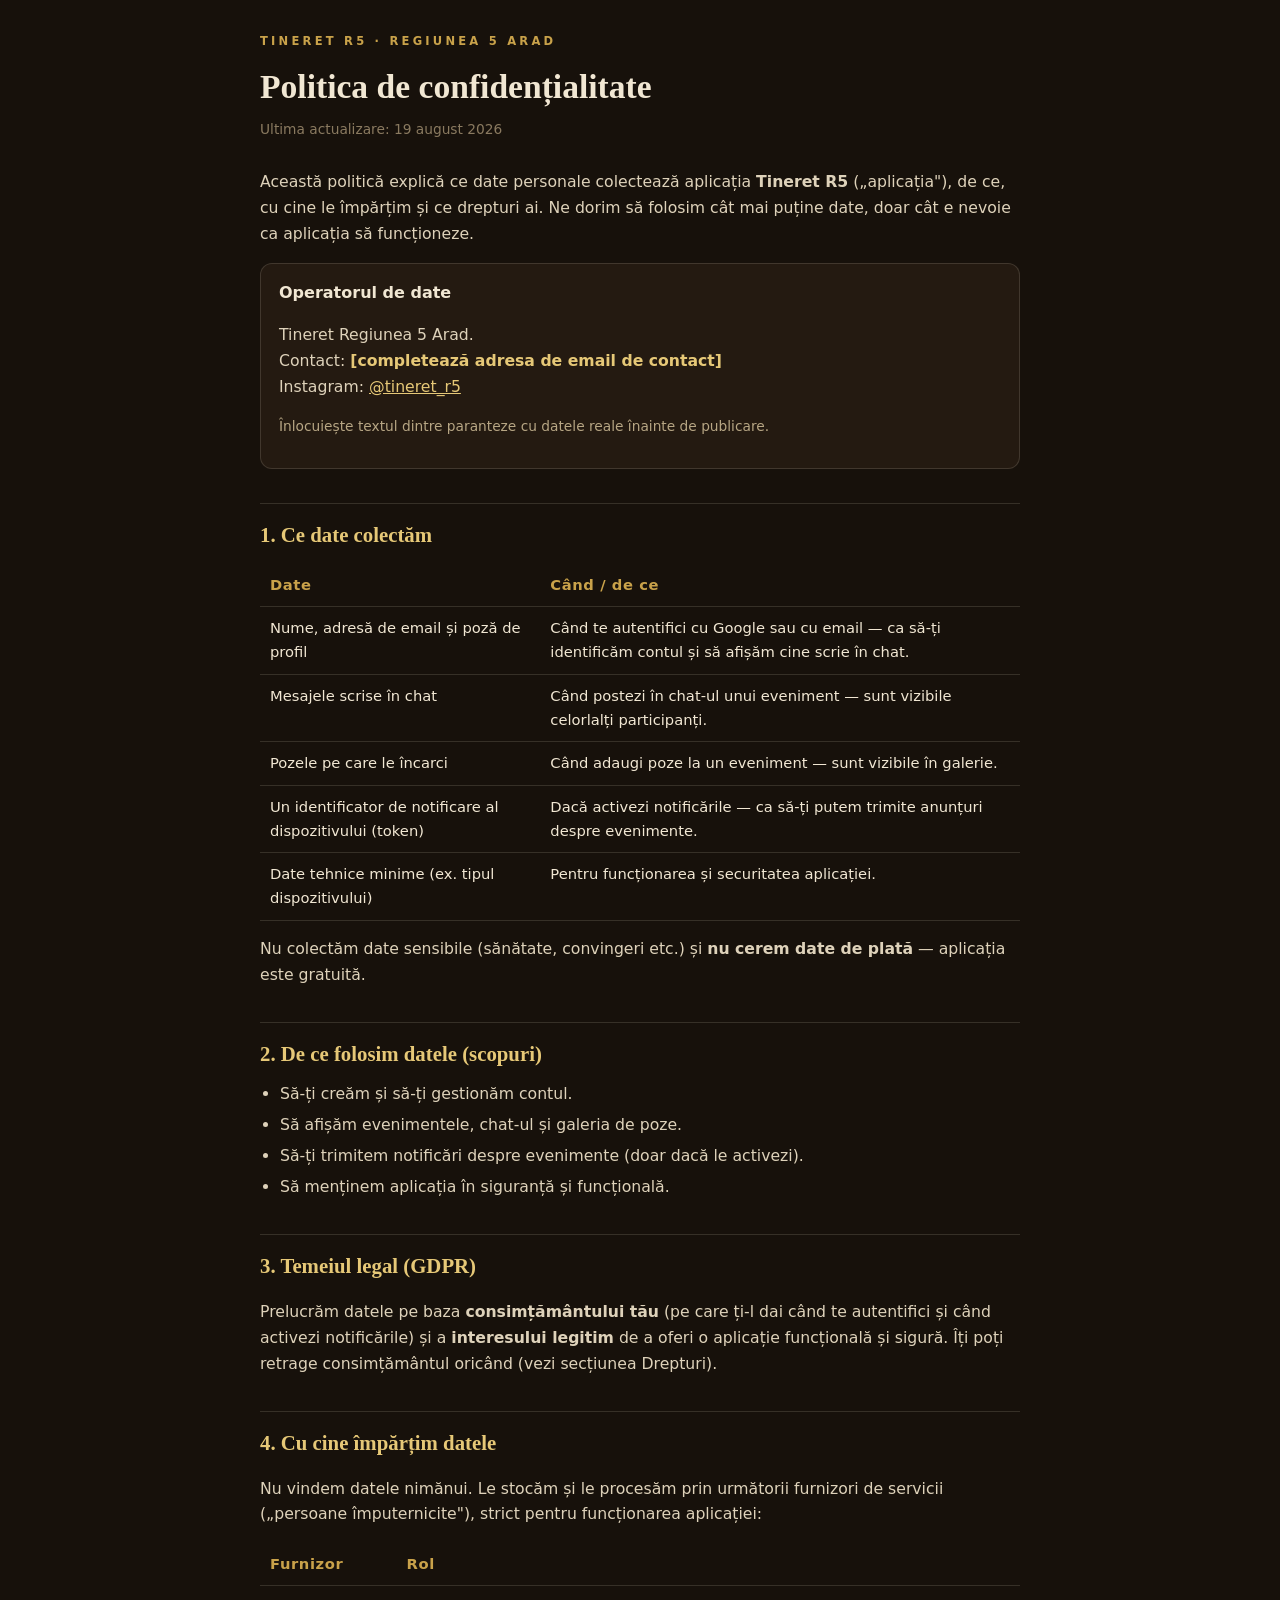
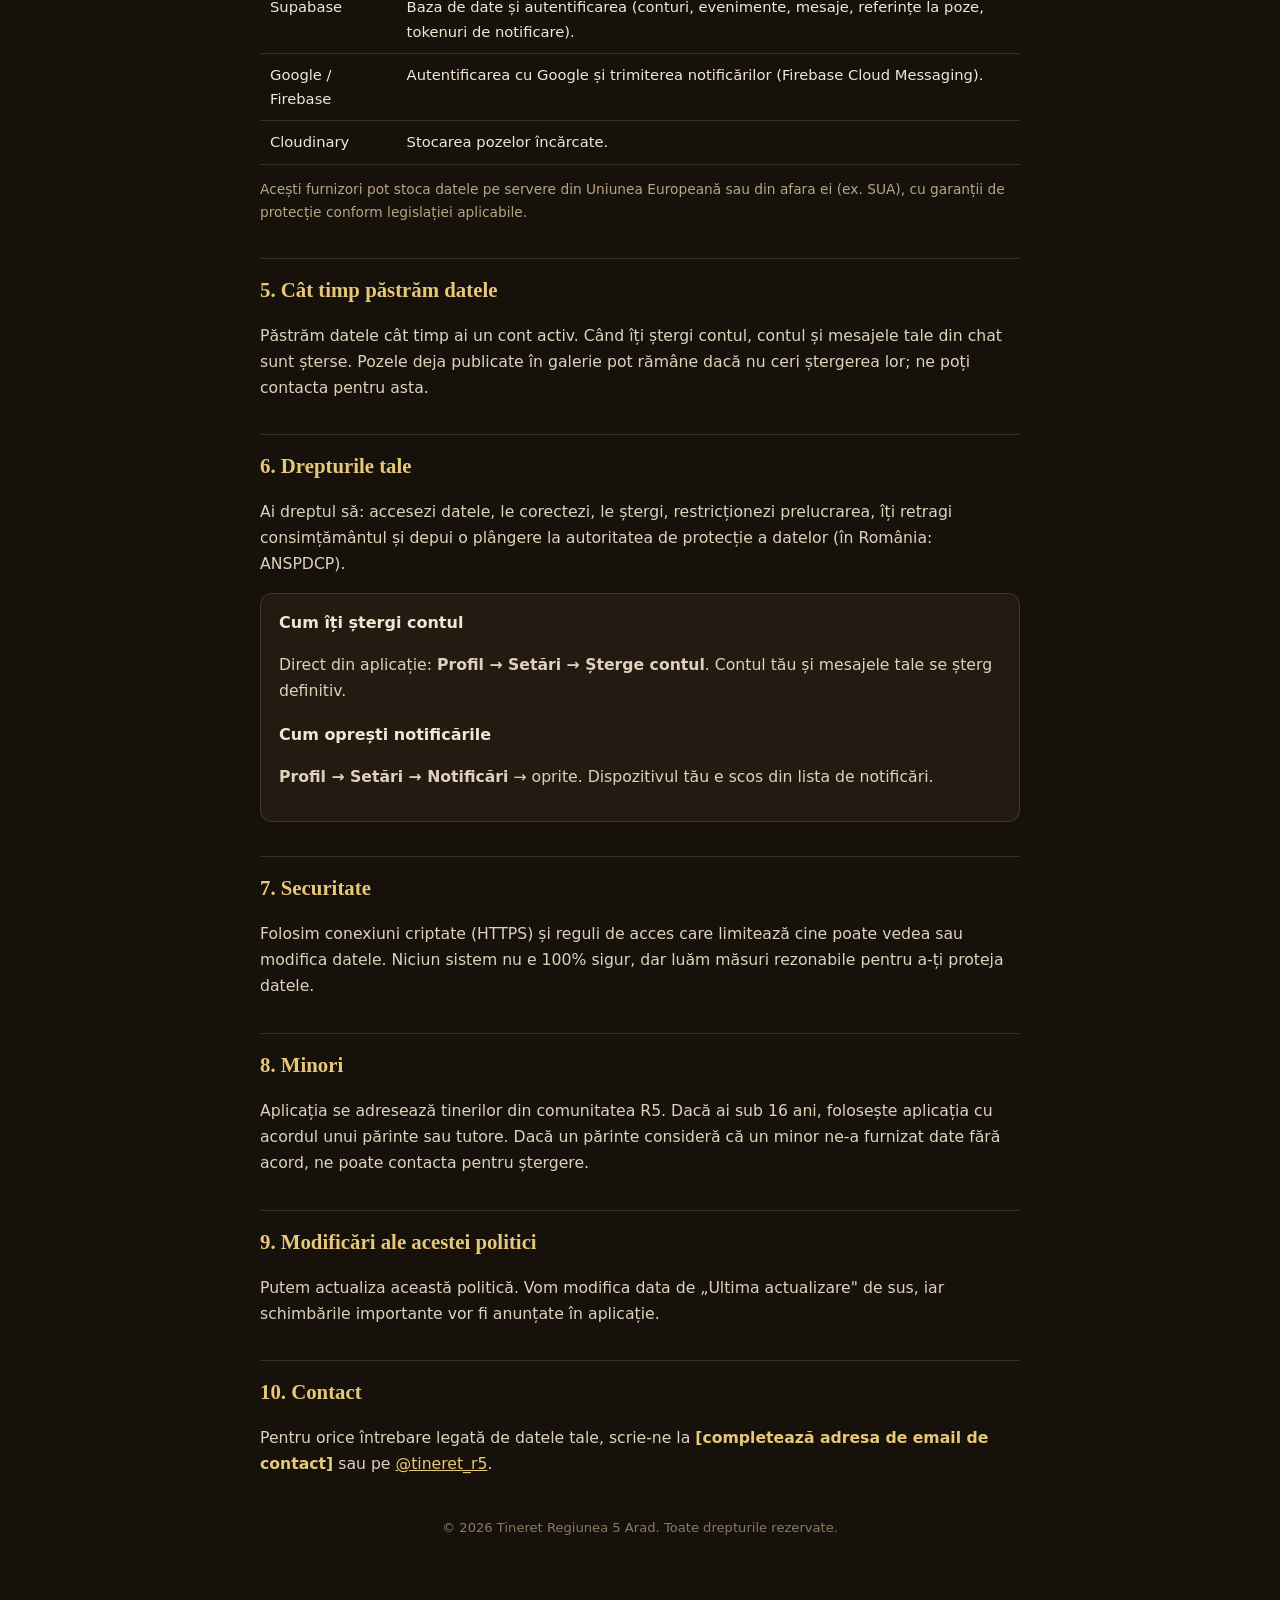
<file: r5-app/privacy.html>
<!DOCTYPE html>
<html lang="ro">
<head>
<meta charset="UTF-8" />
<meta name="viewport" content="width=device-width, initial-scale=1" />
<title>Politica de confidențialitate — Tineret R5</title>
<style>
  :root{
    --paper:#17110b;--paper-2:#1e1610;--card:#241a11;--cream:#f1e7d3;--sand:#b7a684;
    --dim:#8a7a60;--gold:#c9a24a;--gold-2:#e6c877;--line:rgba(241,231,211,.14);
  }
  *{box-sizing:border-box}
  html,body{margin:0;padding:0}
  body{
    background:var(--paper);color:var(--cream);
    font-family:-apple-system,BlinkMacSystemFont,"Segoe UI",Inter,system-ui,sans-serif;
    line-height:1.65;padding:32px 20px 80px;
  }
  .wrap{max-width:760px;margin:0 auto}
  .kicker{font-size:.72rem;letter-spacing:.28em;text-transform:uppercase;color:var(--gold);font-weight:600}
  h1{font-family:Georgia,"Times New Roman",serif;font-size:2.1rem;margin:8px 0 4px;color:var(--cream)}
  .updated{color:var(--dim);font-size:.86rem;margin-bottom:28px}
  h2{font-family:Georgia,serif;font-size:1.3rem;color:var(--gold-2);margin:34px 0 10px;padding-top:14px;border-top:1px solid var(--line)}
  h3{font-size:1rem;color:var(--cream);margin:18px 0 4px}
  p,li{color:#ded2ba;font-size:.98rem}
  a{color:var(--gold-2)}
  ul{padding-left:20px;margin:8px 0}
  li{margin:5px 0}
  .box{background:var(--card);border:1px solid var(--line);border-radius:12px;padding:16px 18px;margin:16px 0}
  table{width:100%;border-collapse:collapse;margin:12px 0;font-size:.92rem}
  th,td{text-align:left;padding:9px 10px;border-bottom:1px solid var(--line);vertical-align:top}
  th{color:var(--gold);font-weight:600;letter-spacing:.04em}
  .note{color:var(--sand);font-size:.86rem}
  .fill{color:var(--gold-2);font-weight:600}
  footer{margin-top:40px;color:var(--dim);font-size:.82rem;text-align:center}
</style>
</head>
<body>
<div class="wrap">
  <div class="kicker">Tineret R5 · Regiunea 5 Arad</div>
  <h1>Politica de confidențialitate</h1>
  <div class="updated">Ultima actualizare: 19 august 2026</div>

  <p>Această politică explică ce date personale colectează aplicația <strong>Tineret R5</strong> („aplicația"), de ce, cu cine le împărțim și ce drepturi ai. Ne dorim să folosim cât mai puține date, doar cât e nevoie ca aplicația să funcționeze.</p>

  <div class="box">
    <h3 style="margin-top:0">Operatorul de date</h3>
    <p>Tineret Regiunea 5 Arad.<br>
    Contact: <span class="fill">[completează adresa de email de contact]</span><br>
    Instagram: <a href="https://instagram.com/tineret_r5">@tineret_r5</a></p>
    <p class="note">Înlocuiește textul dintre paranteze cu datele reale înainte de publicare.</p>
  </div>

  <h2>1. Ce date colectăm</h2>
  <table>
    <tr><th>Date</th><th>Când / de ce</th></tr>
    <tr><td>Nume, adresă de email și poză de profil</td><td>Când te autentifici cu Google sau cu email — ca să-ți identificăm contul și să afișăm cine scrie în chat.</td></tr>
    <tr><td>Mesajele scrise în chat</td><td>Când postezi în chat-ul unui eveniment — sunt vizibile celorlalți participanți.</td></tr>
    <tr><td>Pozele pe care le încarci</td><td>Când adaugi poze la un eveniment — sunt vizibile în galerie.</td></tr>
    <tr><td>Un identificator de notificare al dispozitivului (token)</td><td>Dacă activezi notificările — ca să-ți putem trimite anunțuri despre evenimente.</td></tr>
    <tr><td>Date tehnice minime (ex. tipul dispozitivului)</td><td>Pentru funcționarea și securitatea aplicației.</td></tr>
  </table>
  <p>Nu colectăm date sensibile (sănătate, convingeri etc.) și <strong>nu cerem date de plată</strong> — aplicația este gratuită.</p>

  <h2>2. De ce folosim datele (scopuri)</h2>
  <ul>
    <li>Să-ți creăm și să-ți gestionăm contul.</li>
    <li>Să afișăm evenimentele, chat-ul și galeria de poze.</li>
    <li>Să-ți trimitem notificări despre evenimente (doar dacă le activezi).</li>
    <li>Să menținem aplicația în siguranță și funcțională.</li>
  </ul>

  <h2>3. Temeiul legal (GDPR)</h2>
  <p>Prelucrăm datele pe baza <strong>consimțământului tău</strong> (pe care ți-l dai când te autentifici și când activezi notificările) și a <strong>interesului legitim</strong> de a oferi o aplicație funcțională și sigură. Îți poți retrage consimțământul oricând (vezi secțiunea Drepturi).</p>

  <h2>4. Cu cine împărțim datele</h2>
  <p>Nu vindem datele nimănui. Le stocăm și le procesăm prin următorii furnizori de servicii („persoane împuternicite"), strict pentru funcționarea aplicației:</p>
  <table>
    <tr><th>Furnizor</th><th>Rol</th></tr>
    <tr><td>Supabase</td><td>Baza de date și autentificarea (conturi, evenimente, mesaje, referințe la poze, tokenuri de notificare).</td></tr>
    <tr><td>Google / Firebase</td><td>Autentificarea cu Google și trimiterea notificărilor (Firebase Cloud Messaging).</td></tr>
    <tr><td>Cloudinary</td><td>Stocarea pozelor încărcate.</td></tr>
  </table>
  <p class="note">Acești furnizori pot stoca datele pe servere din Uniunea Europeană sau din afara ei (ex. SUA), cu garanții de protecție conform legislației aplicabile.</p>

  <h2>5. Cât timp păstrăm datele</h2>
  <p>Păstrăm datele cât timp ai un cont activ. Când îți ștergi contul, contul și mesajele tale din chat sunt șterse. Pozele deja publicate în galerie pot rămâne dacă nu ceri ștergerea lor; ne poți contacta pentru asta.</p>

  <h2>6. Drepturile tale</h2>
  <p>Ai dreptul să: accesezi datele, le corectezi, le ștergi, restricționezi prelucrarea, îți retragi consimțământul și depui o plângere la autoritatea de protecție a datelor (în România: ANSPDCP).</p>
  <div class="box">
    <h3 style="margin-top:0">Cum îți ștergi contul</h3>
    <p>Direct din aplicație: <strong>Profil → Setări → Șterge contul</strong>. Contul tău și mesajele tale se șterg definitiv.</p>
    <h3>Cum oprești notificările</h3>
    <p><strong>Profil → Setări → Notificări</strong> → oprite. Dispozitivul tău e scos din lista de notificări.</p>
  </div>

  <h2>7. Securitate</h2>
  <p>Folosim conexiuni criptate (HTTPS) și reguli de acces care limitează cine poate vedea sau modifica datele. Niciun sistem nu e 100% sigur, dar luăm măsuri rezonabile pentru a-ți proteja datele.</p>

  <h2>8. Minori</h2>
  <p>Aplicația se adresează tinerilor din comunitatea R5. Dacă ai sub 16 ani, folosește aplicația cu acordul unui părinte sau tutore. Dacă un părinte consideră că un minor ne-a furnizat date fără acord, ne poate contacta pentru ștergere.</p>

  <h2>9. Modificări ale acestei politici</h2>
  <p>Putem actualiza această politică. Vom modifica data de „Ultima actualizare" de sus, iar schimbările importante vor fi anunțate în aplicație.</p>

  <h2>10. Contact</h2>
  <p>Pentru orice întrebare legată de datele tale, scrie-ne la <span class="fill">[completează adresa de email de contact]</span> sau pe <a href="https://instagram.com/tineret_r5">@tineret_r5</a>.</p>

  <footer>© 2026 Tineret Regiunea 5 Arad. Toate drepturile rezervate.</footer>
</div>
</body>
</html>
</file>
